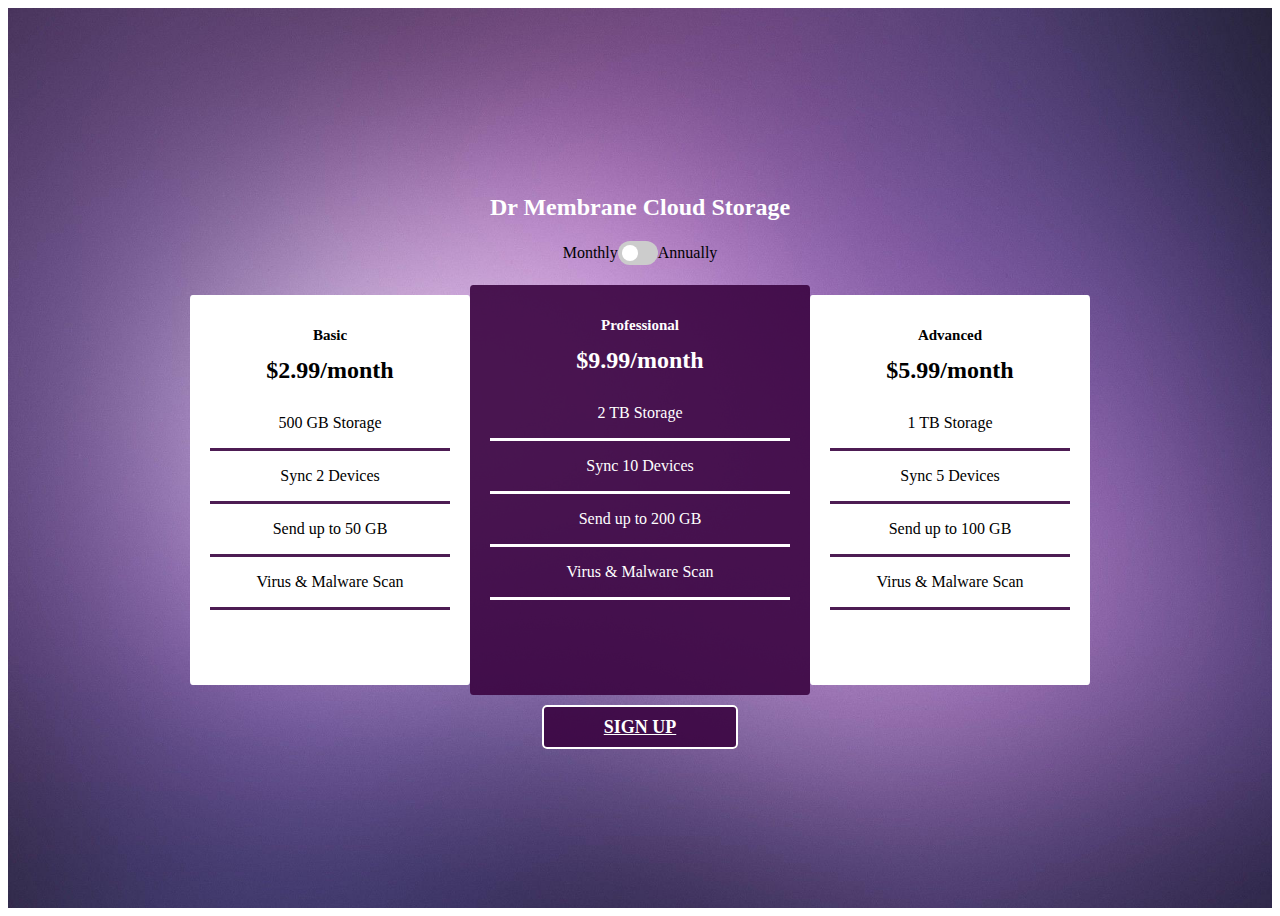
<file: index.html>
<!DOCTYPE html>
<html>
  <head>
    <title>Dr Membrane Cloud Storage</title>
    <link rel="stylesheet" type="text/css" href="/PricingCP.css" />
  </head>
  <body>
    <div class="container">
      <h1 class="heading">Dr Membrane Cloud Storage</h1>
      <div class="toggle">
        <span class="toggle-label">Monthly</span>
        <label class="switch">
          <input type="checkbox" id="toggle-switch" />
          <span class="slider round"></span>
        </label>
        <span class="toggle-label">Annually</span>
      </div>

      <div class="pricing-component">
        <div class="pricing-option basic">
          <h2>Basic</h2>
          <p class="price monthly-price">$2.99/month</p>
          <p class="price annual-price hidden">$28.70/year</p>
          <ul>
            <li>500 GB Storage</li>
            <hr class="line-separator" />
            <li>Sync 2 Devices</li>
            <hr class="line-separator" />
            <li>Send up to 50 GB</li>
            <hr class="line-separator" />
            <li>Virus & Malware Scan</li>
            <hr class="line-separator" />
          </ul>
        </div>

        <div class="pricing-option professional">
          <h2>Professional</h2>
          <p class="price monthly-price">$9.99/month</p>
          <p class="price annual-price hidden">$95.90/year</p>
          <ul>
            <li>2 TB Storage</li>
            <hr class="line-separator" />
            <li>Sync 10 Devices</li>
            <hr class="line-separator" />
            <li>Send up to 200 GB</li>
            <hr class="line-separator" />
            <li>Virus & Malware Scan</li>
            <hr class="line-separator" />
          </ul>
        </div>

        <div class="pricing-option advanced">
          <h2>Advanced</h2>
          <p class="price monthly-price">$5.99/month</p>
          <p class="price annual-price hidden">$57.50/year</p>
          <ul>
            <li>1 TB Storage</li>
            <hr class="line-separator" />
            <li>Sync 5 Devices</li>
            <hr class="line-separator" />
            <li>Send up to 100 GB</li>
            <hr class="line-separator" />
            <li>Virus & Malware Scan</li>
            <hr class="line-separator" />
          </ul>
        </div>
      </div>

      <div class="signup-box">
        <a href="/SignUp/index.html" class="signup-button">SIGN UP</a>
      </div>
    </div>

    <script src="/PricingCP.js"></script>
  </body>
</html>
</file>
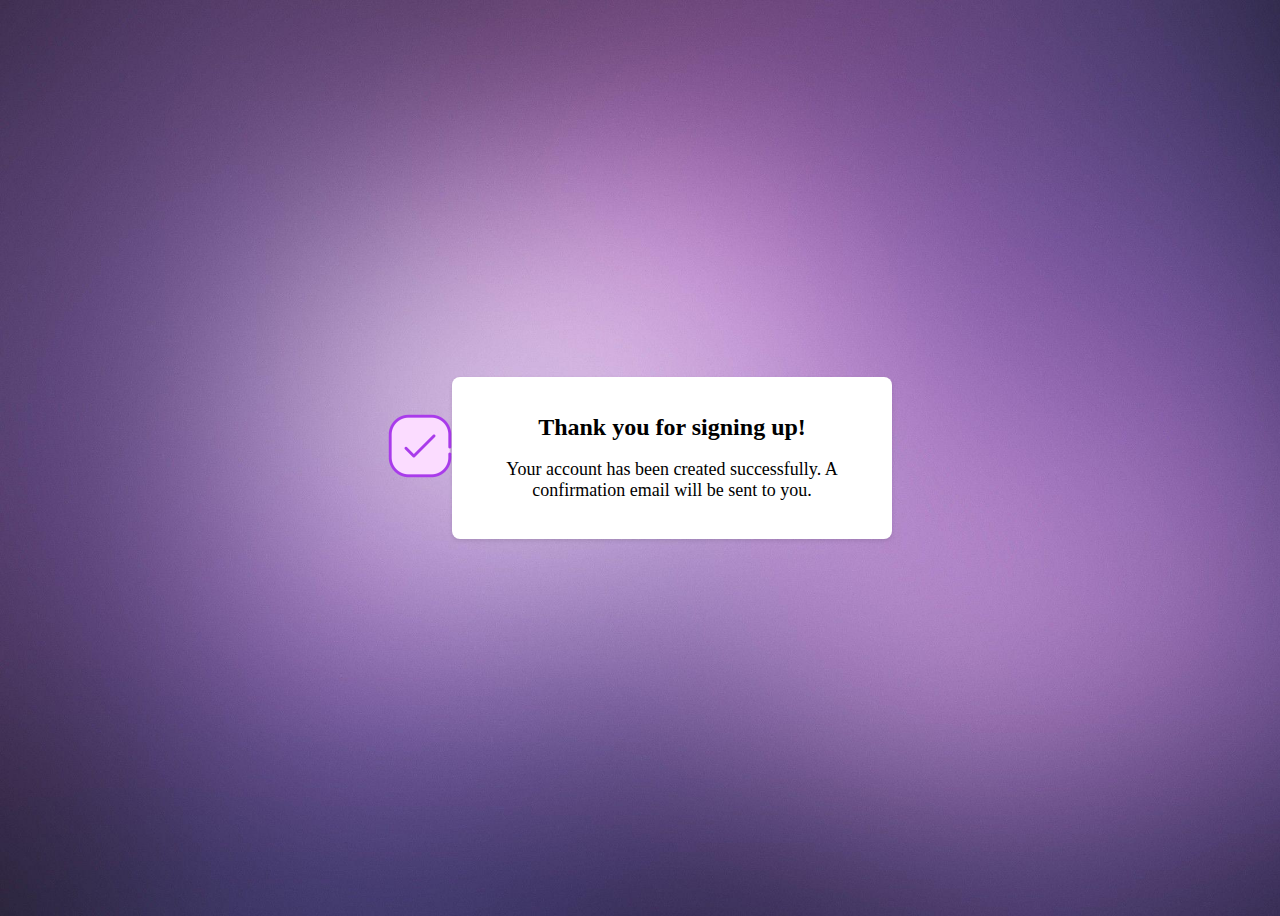
<file: Confirmation/index.html>
<!DOCTYPE html>
<html>
  <head>
    <title>Confirmation Page</title>
    <link
      rel="stylesheet"
      type="text/css"
      href="/Confirmation/Confirmation.css"
    />
  </head>
  <body>
    <div class="container">
      <div class="icon-container">
        <img src="/Confirmation/confirm.png" alt="Icon" class="icon" />
      </div>
      <div class="confirmation-box">
        <h1 class="heading">Thank you for signing up!</h1>
        <p class="message">
          Your account has been created successfully. A confirmation email will
          be sent to you.
        </p>
      </div>
    </div>
  </body>
</html>
</file>
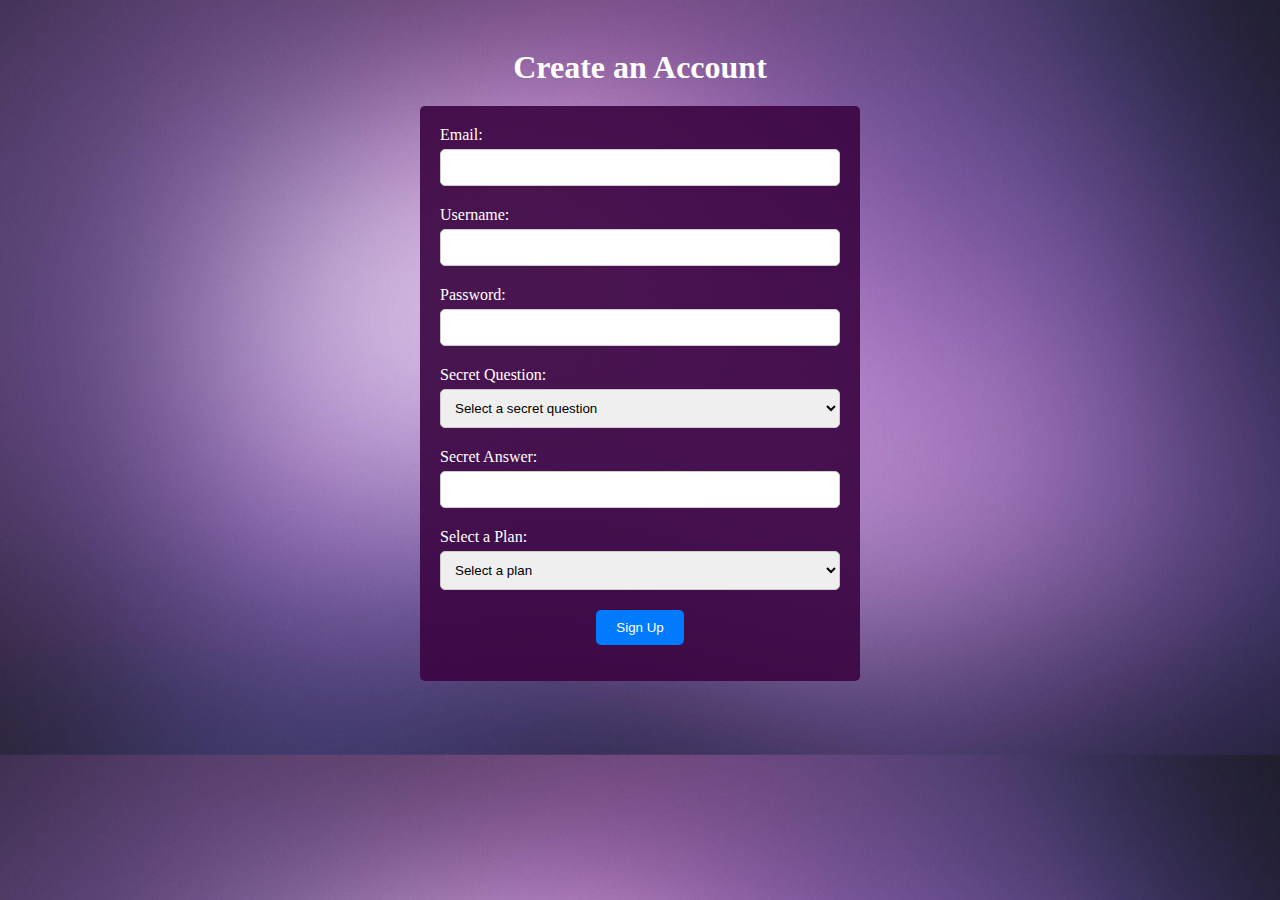
<file: SignUp/index.html>
<!DOCTYPE html>
<html>
  <head>
    <title>Sign Up Page</title>
    <link rel="stylesheet" type="text/css" href="/SignUp/SignUp.css" />
  </head>
  <body>
    <div class="container">
      <h1 class="heading">Create an Account</h1>
      <div class="signup-form">
        <form id="signup-form">
          <div class="form-group">
            <label for="email">Email:</label>
            <input type="email" id="email" name="email" required />
          </div>
          <div class="form-group">
            <label for="username">Username:</label>
            <input type="text" id="username" name="username" required />
            <p id="username-error" class="error-message"></p>
            <!-- Error message for username -->
          </div>
          <div class="form-group">
            <label for="password">Password:</label>
            <input type="password" id="password" name="password" required />
            <p id="password-error" class="error-message"></p>
            <!-- Error message for password -->
          </div>
          <div class="form-group">
            <label for="secret-question">Secret Question:</label>
            <select id="secret-question" name="secret-question">
              <option value="">Select a secret question</option>
              <option value="1">What is your mother's maiden name?</option>
              <option value="2">What city were you born in?</option>
              <option value="3">What is your favorite book?</option>
              <option value="4">What was the name of your first pet?</option>
              <option value="5">What is your favorite movie?</option>
            </select>
            <p id="secret-question-error" class="error-message"></p>
            <!-- Error message for secret question -->
          </div>
          <div class="form-group">
            <label for="secret-answer">Secret Answer:</label>
            <input
              type="text"
              id="secret-answer"
              name="secret-answer"
              required
            />
            <p id="secret-answer-error" class="error-message"></p>
            <!-- Error message for secret answer -->
          </div>

          <div class="form-group">
            <label for="plan">Select a Plan:</label>
            <select id="plan" name="plan" required>
              <option value="" disabled selected>Select a plan</option>
              <option value="basic-monthly">Basic - $2.99/month</option>
              <option value="professional-monthly">
                Professional - $9.99/month
              </option>
              <option value="advanced-monthly">Advanced - $5.99/month</option>
              <option value="basic-yearly">Basic - $28.70/year</option>
              <option value="professional-yearly">
                Professional - $95.90/year
              </option>
              <option value="advanced-yearly">Advanced - $57.50/year</option>
            </select>
            <p id="plan-error" class="error-message"></p>
            <!-- Error message for plan -->
          </div>
          <button type="submit" id="submit-btn">Sign Up</button>
          <p id="error-message" class="error-message"></p>
        </form>
      </div>
    </div>

    <script src="/SignUp/SignUp.js"></script>
  </body>
</html>
</file>
<file: PricingCP.css>
.container {
    display: flex;
    flex-direction: column;
    align-items: center;
    justify-content: center;
    height: 100vh;
    text-align: center;
    background-image: url(/default.jpg);
    background-size: cover;
    background-position: center;
  }
  
  .heading {
    font-size: 24px;
    margin-bottom: 20px;
    color: #ffffff;
  }
  
  .toggle {
    display: flex;
    align-items: center;
    justify-content: center;
    margin-bottom: 20px;
  }
  
  .pricing-component {
    display: flex;
    flex-direction: row;
    align-items: center;
    justify-content: center;
    text-align: center;
  }
  
  .pricing-option {
    width: 240px;
    height: 400px;
    padding: 20px;
    text-align: center;
    margin-bottom: 20px;
    background-color: #ffffff;
    border-radius: 1%;
    overflow: hidden;
  }
  .pricing-option h2 {
    font-size: 15px; 
    
  }
  
  .pricing-option.professional {
    background-color: #3b0441e7;
    height: 370px;
    width: 300px;
    color: white;
  }
  
  .pricing-option.basic {
    height: 350px;
    width: 240px;
    padding: 20px;
    text-align: center;
    margin-bottom: 20px;
    background-color: #ffffff;
    border-radius: 1%;
    overflow: hidden;
  }
  
  .pricing-option.advanced {
     width: 240px;
    height: 350px;
    padding: 20px;
    text-align: center;
    margin-bottom: 20px;
    background-color: #ffffff;
    border-radius: 1%;
    overflow: hidden;
  }
  
  .price {
    font-weight: bold;
    margin: 10px 0;
    font-size: 24px;
  }
  
  .hidden {
    display: none;
  }
  
  .switch {
    position: relative;
    display: inline-block;
    width: 40px;
    height: 24px;
  }
  
  .switch input {
    opacity: 0;
    width: 0;
    height: 0;
  }
  
  .slider {
    position: absolute;
    cursor: pointer;
    top: 0;
    left: 0;
    right: 0;
    bottom: 0;
    background-color: #ccc;
    -webkit-transition: .4s;
    transition: .4s;
    border-radius: 24px;
  }
  
  .slider:before {
    position: absolute;
    content: "";
    height: 16px;
    width: 16px;
    left: 4px;
    bottom: 4px;
    background-color: white;
    -webkit-transition: .4s;
    transition: .4s;
    border-radius: 50%;
  }
  
  input:checked + .slider {
    background-color: #f9ca24;
  }
  
  input:checked + .slider:before {
    -webkit-transform: translateX(16px);
    -ms-transform: translateX(16px);
    transform: translateX(16px);
  }
  
  .round {
    border-radius: 24px;
  }
  
  .line-separator {
    border: none;
    border-top: 3px solid #3b0441e7;
    margin: 6px 0;
  }

  .pricing-option.professional .line-separator {
    border-top-color: #ffffff;
  }
  
  
  .pricing-option ul {
    margin: 20px 0;
    padding: 0;
    list-style-type: none;
  }
  
  .pricing-option ul li {
    padding: 10px 0;
  }
  
  .pricing-option ul li:last-child {
    border-bottom: none;
  }
  
  .pricing-option button.learn-more {
    border: none;
    margin-top: 10px;
  }
  
  .pricing-option ul li:before {
    content: none;
  }

  .signup-box {
    margin-top: 2px; 
    text-align: center;
  }
  
  .signup-button {
    border: 2px solid white; 
    border-radius: 5px;
    background-color: #3b0441e7; 
    color: white; 
    font-size: 18px; 
    font-weight: bold; 
    padding: 10px 60px; 
  }
</file>
<file: Confirmation/Confirmation.css>
body {
    background-image: url("/default.jpg");
    background-size: cover;
    background-repeat: no-repeat;
  }
  
  .container {
    display: flex;
    justify-content: center;
    align-items: center;
    height: 100vh;
  }
  
  .icon-container {
    text-align: center;
    margin-bottom: 20px;
  }
  
  .icon {
    width: 64px;
    height: 64px;
  }
  
  .confirmation-box {
    max-width: 400px;
    padding: 20px;
    text-align: center;
    background-color: white;
    border-radius: 8px;
    box-shadow: 0 2px 4px rgba(0, 0, 0, 0.1);
  }
  
  .heading {
    font-size: 24px;
    margin-bottom: 10px;
  }
  
  .message {
    font-size: 18px;
  }
</file>
<file: SignUp/SignUp.css>
body {
    background-image: url("/SignUp/default.jpg");
    background-size: cover;
    background-position: center;
    color: white;
  }
  

.container {
    text-align: center;
    padding: 20px;
  }
  
  .heading {
    margin-bottom: 20px;
  }
  
  .pricing-container {
    display: flex;
    justify-content: center;
    flex-wrap: wrap;
    margin-bottom: 20px;
  }
  
  .pricing-option {
    flex-basis: calc(33.33% - 40px);
    padding: 20px;
    background-color: #f1f1f1;
    border-radius: 5px;
    margin: 10px;
    box-sizing: border-box;
  }
  
  .price {
    margin-bottom: 10px;
  }
  
  .signup-form {
    max-width: 400px;
    margin: 0 auto;
    padding: 20px;
    background-color: #3b0441e7;
    border-radius: 5px;
    text-align: center;
  }
  
  .form-group {
    margin-bottom: 20px;
  }
  
  label {
    display: block;
    margin-bottom: 5px;
    text-align: left;
  }
  
  input[type="text"],
  input[type="password"],
  input[type="email"],
  select {
    width: 100%;
    padding: 10px;
    border: 1px solid #ccc;
    border-radius: 5px;
    box-sizing: border-box;
  }
  
  select {
    width: 100%;
  }
  
  button[type="submit"] {
    padding: 10px 20px;
    background-color: #007bff;
    color: #fff;
    border: none;
    border-radius: 5px;
    cursor: pointer;
  }
  
  button[type="submit"]:hover {
    background-color: #0056b3;
  }

  .error-message {
    color: red;
    margin-top: 10px;
  }
  
  form:invalid {
    display: block;
  }
</file>
